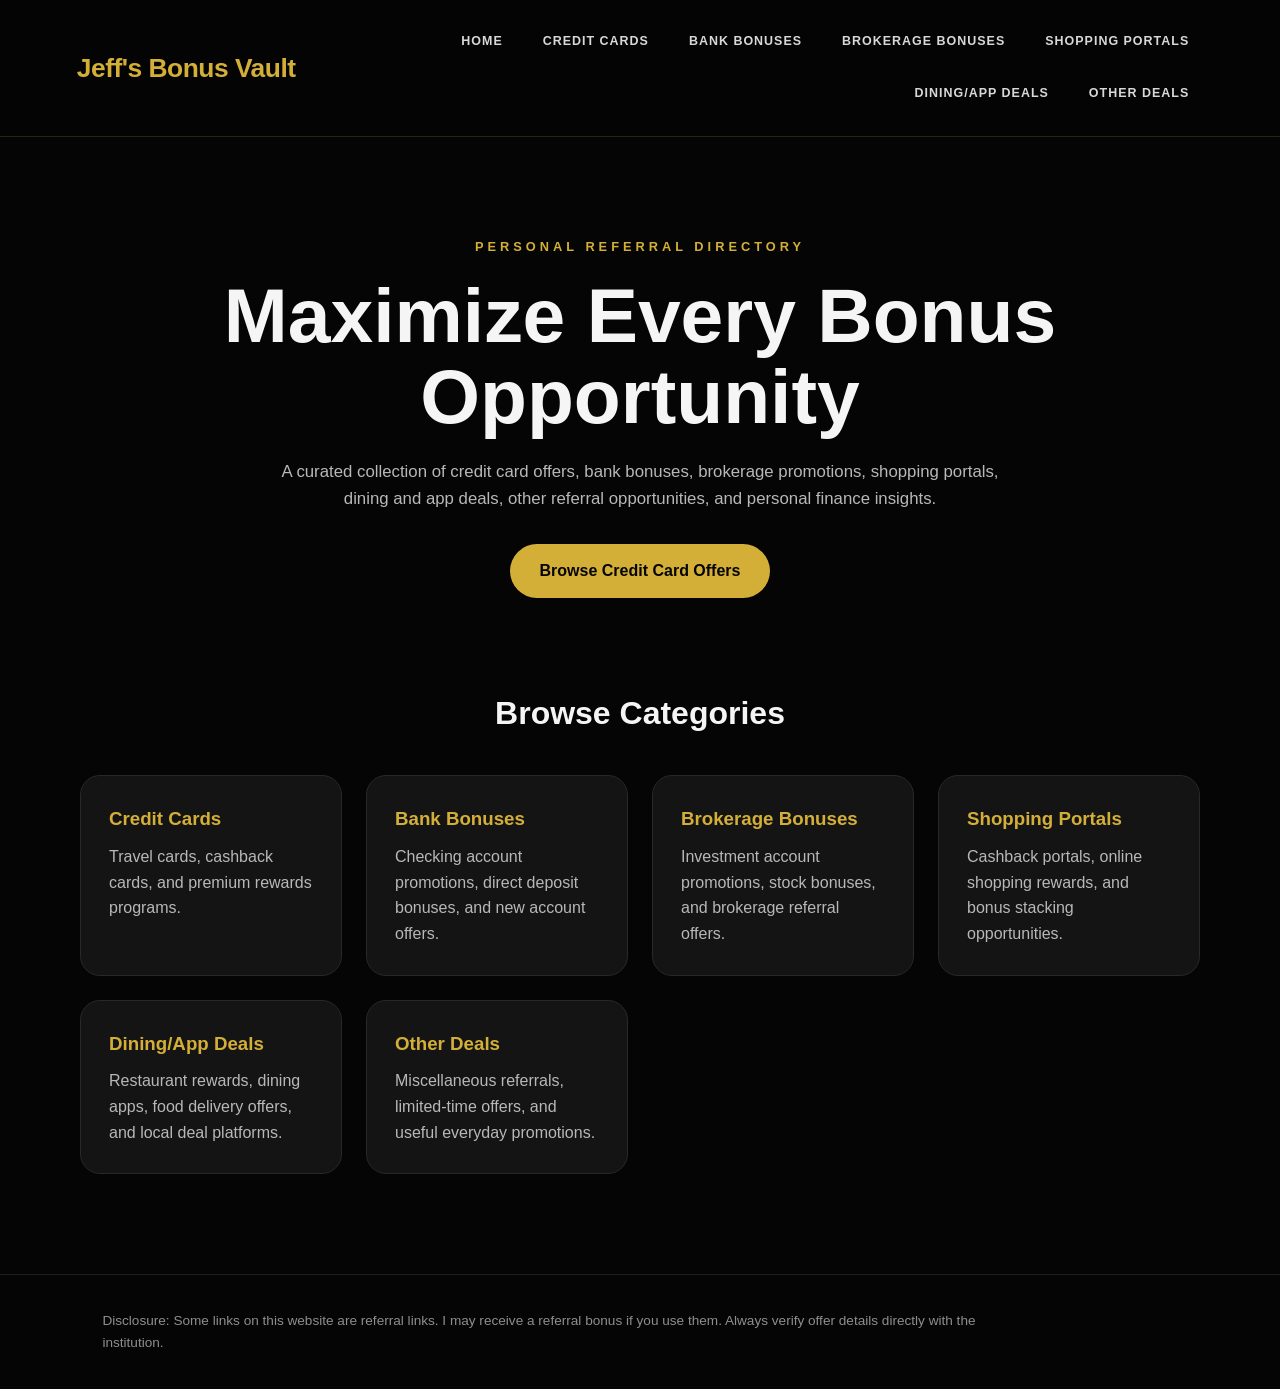
<file: index.html>
<!DOCTYPE html>
<html lang="en">
<head>
    <meta charset="UTF-8">
    <meta name="viewport" content="width=device-width, initial-scale=1.0">
    <title>Jeff's Bonus Vault</title>
    <link rel="stylesheet" href="style.css">
</head>
<body>

    <header>
        <div class="logo">
            Jeff's Bonus Vault
        </div>

        <nav>
            <a href="index.html">Home</a>
            <a href="credit-cards.html">Credit Cards</a>
            <a href="bank-bonuses.html">Bank Bonuses</a>
            <a href="brokerage-bonuses.html">Brokerage Bonuses</a>
            <a href="shopping-portals.html">Shopping Portals</a>
            <a href="dining-app-deals.html">Dining/App Deals</a>
            <a href="other-deals.html">Other Deals</a>
        </nav>
    </header>

    <section class="hero">

        <p class="eyebrow">
            PERSONAL REFERRAL DIRECTORY
        </p>

        <h1>
            Maximize Every Bonus Opportunity
        </h1>

        <p class="description">
            A curated collection of credit card offers, bank bonuses,
            brokerage promotions, shopping portals, dining and app deals,
            other referral opportunities, and personal finance insights.
        </p>

        <a href="credit-cards.html" class="btn">
            Browse Credit Card Offers
        </a>

    </section>

    <section class="categories">

        <h2>Browse Categories</h2>

        <div class="grid">

            <a href="credit-cards.html" class="card">
                <h3>Credit Cards</h3>
                <p>Travel cards, cashback cards, and premium rewards programs.</p>
            </a>

            <a href="bank-bonuses.html" class="card">
                <h3>Bank Bonuses</h3>
                <p>Checking account promotions, direct deposit bonuses, and new account offers.</p>
            </a>

            <a href="brokerage-bonuses.html" class="card">
                <h3>Brokerage Bonuses</h3>
                <p>Investment account promotions, stock bonuses, and brokerage referral offers.</p>
            </a>

            <a href="shopping-portals.html" class="card">
                <h3>Shopping Portals</h3>
                <p>Cashback portals, online shopping rewards, and bonus stacking opportunities.</p>
            </a>

            <a href="dining-app-deals.html" class="card">
                <h3>Dining/App Deals</h3>
                <p>Restaurant rewards, dining apps, food delivery offers, and local deal platforms.</p>
            </a>

            <a href="other-deals.html" class="card">
                <h3>Other Deals</h3>
                <p>Miscellaneous referrals, limited-time offers, and useful everyday promotions.</p>
            </a>

        </div>

    </section>

    <footer>
        <p>
            Disclosure: Some links on this website are referral links.
            I may receive a referral bonus if you use them.
            Always verify offer details directly with the institution.
        </p>
    </footer>

</body>
</html>
</file>
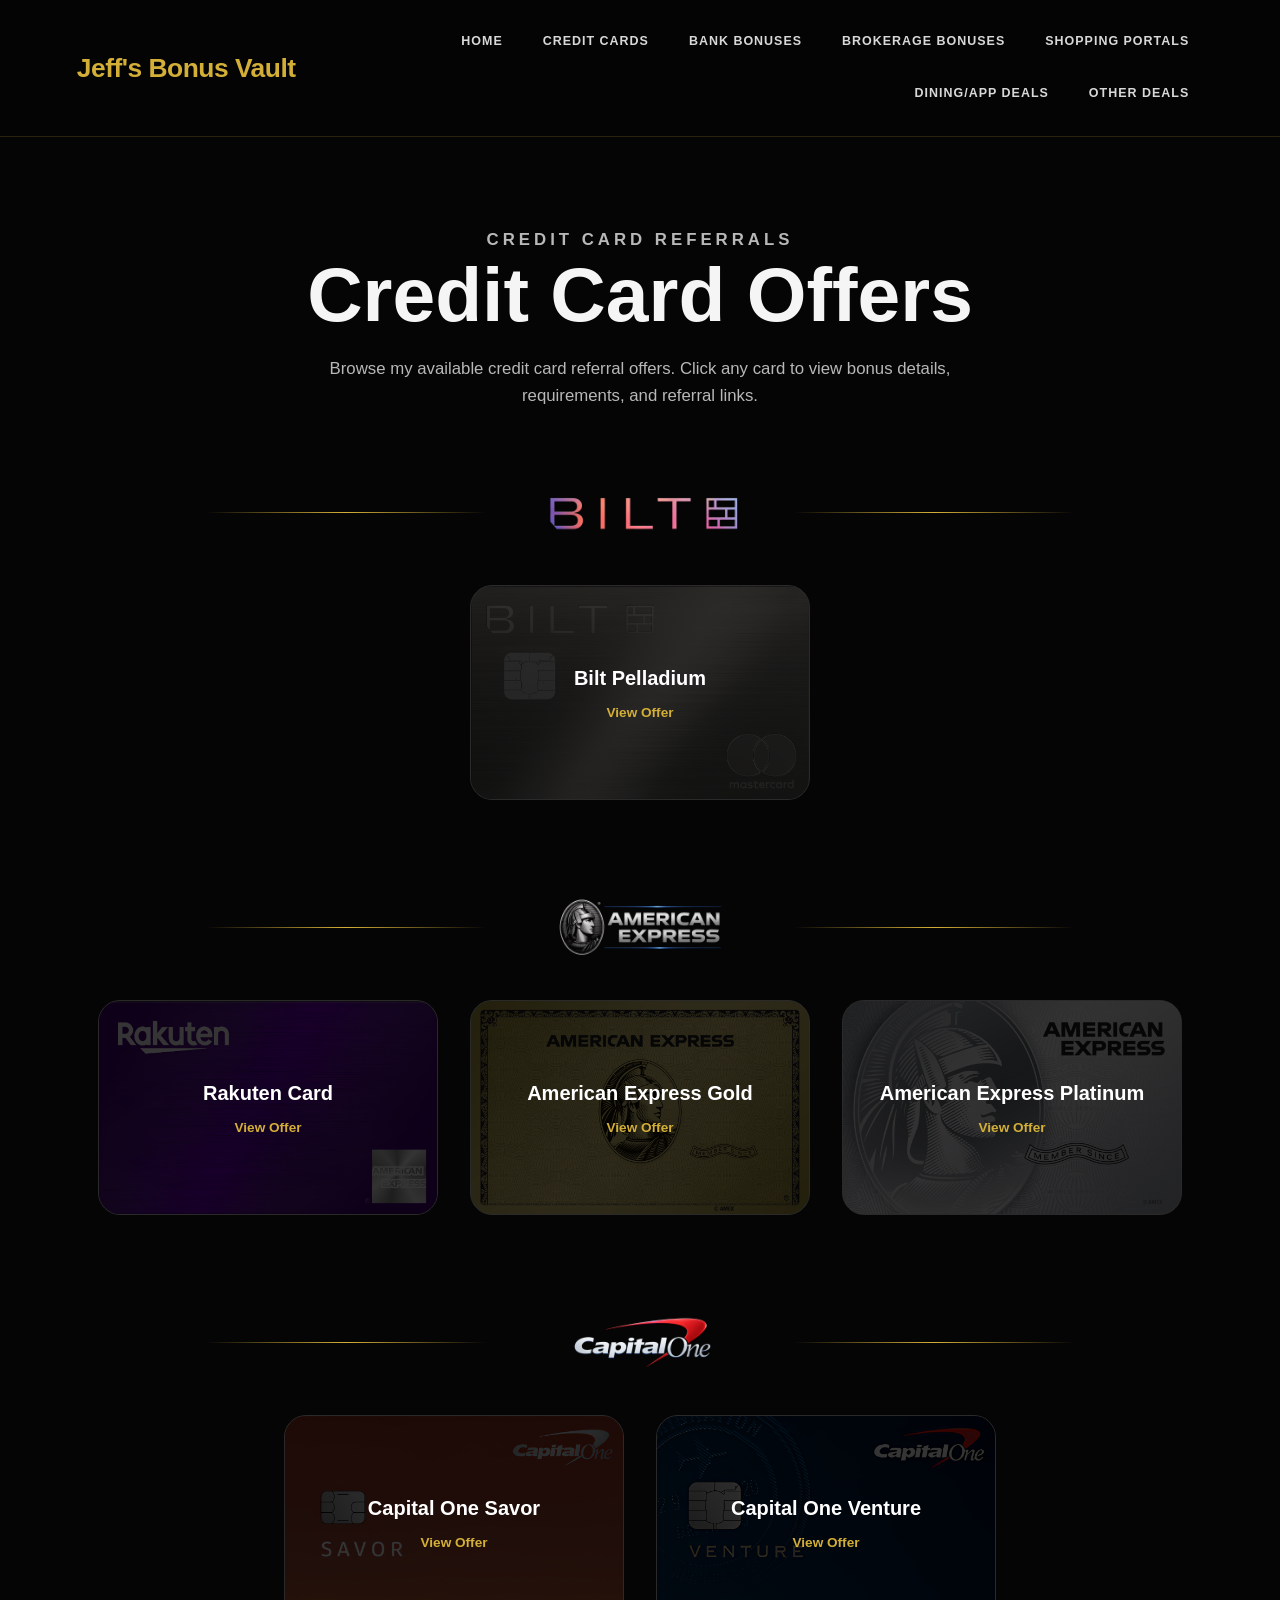
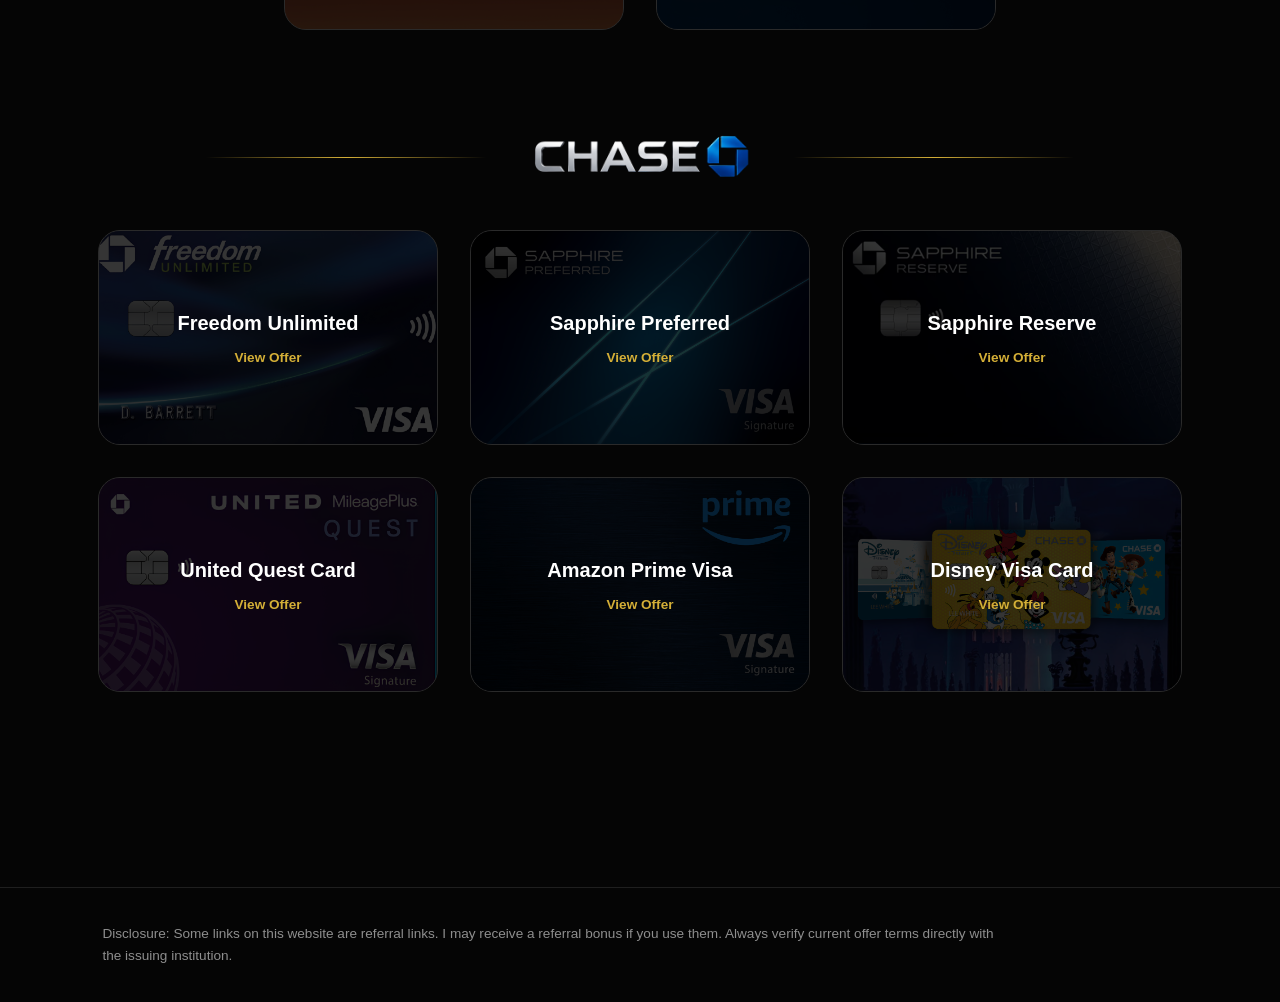
<file: credit-cards.html>
<!DOCTYPE html>
<html lang="en">
<head>
    <meta charset="UTF-8">
    <meta name="viewport" content="width=device-width, initial-scale=1.0">
    <title>Credit Cards | Jeff's Bonus Vault</title>
    <link rel="stylesheet" href="style.css">
</head>
<body>

<header>
    <div class="logo">Jeff's Bonus Vault</div>

    <nav>
        <a href="index.html">Home</a>
        <a href="credit-cards.html">Credit Cards</a>
        <a href="bank-bonuses.html">Bank Bonuses</a>
        <a href="brokerage-bonuses.html">Brokerage Bonuses</a>
        <a href="shopping-portals.html">Shopping Portals</a>
        <a href="dining-app-deals.html">Dining/App Deals</a>
        <a href="other-deals.html">Other Deals</a>
    </nav>
</header>

<main class="cc-page">

    <section class="cc-hero">
        <p class="eyebrow">CREDIT CARD REFERRALS</p>
        <h1>Credit Card Offers</h1>
        <p>
            Browse my available credit card referral offers. Click any card to view bonus details,
            requirements, and referral links.
        </p>
    </section>

    <section class="issuer-group">
        <div class="issuer-header">
            <img class="issuer-logo" src="assets/issuers/bilt-logo.png" alt="Bilt">
        </div>

        <div class="cc-grid">
            <a href="offers/bilt-pelladium.html" class="cc-tile">
                <img src="assets/cards/bilt-pelladium.png" alt="Bilt Pelladium">
                <div class="cc-overlay">
                    <h3>Bilt Pelladium</h3>
                    <span>View Offer</span>
                </div>
            </a>
        </div>
    </section>

    <section class="issuer-group">
        <div class="issuer-header">
            <img class="issuer-logo" src="assets/issuers/american-express-logo.png" alt="American Express">
        </div>

        <div class="cc-grid">
            <a href="offers/amex-rakuten.html" class="cc-tile">
                <img src="assets/cards/amex-rakuten.png" alt="Rakuten American Express">
                <div class="cc-overlay">
                    <h3>Rakuten Card</h3>
                    <span>View Offer</span>
                </div>
            </a>

            <a href="offers/amex-gold.html" class="cc-tile">
                <img src="assets/cards/amex-gold.png" alt="American Express Gold">
                <div class="cc-overlay">
                    <h3>American Express Gold</h3>
                    <span>View Offer</span>
                </div>
            </a>

            <a href="offers/amex-platinum.html" class="cc-tile">
                <img src="assets/cards/amex-platinum.png" alt="American Express Platinum">
                <div class="cc-overlay">
                    <h3>American Express Platinum</h3>
                    <span>View Offer</span>
                </div>
            </a>
        </div>
    </section>

    <section class="issuer-group">
        <div class="issuer-header">
            <img class="issuer-logo" src="assets/issuers/capital-one-logo.png" alt="Capital One">
        </div>

        <div class="cc-grid">
            <a href="offers/capital-one-savor.html" class="cc-tile">
                <img src="assets/cards/capital-one-savor.png" alt="Capital One Savor">
                <div class="cc-overlay">
                    <h3>Capital One Savor</h3>
                    <span>View Offer</span>
                </div>
            </a>

            <a href="offers/capital-one-venture.html" class="cc-tile">
                <img src="assets/cards/capital-one-venture.png" alt="Capital One Venture">
                <div class="cc-overlay">
                    <h3>Capital One Venture</h3>
                    <span>View Offer</span>
                </div>
            </a>
        </div>
    </section>

    <section class="issuer-group">
        <div class="issuer-header">
            <img class="issuer-logo" src="assets/issuers/chase-logo.png" alt="Chase">
        </div>

        <div class="cc-grid">
            <a href="offers/chase-freedom-unlimited.html" class="cc-tile">
                <img src="assets/cards/chase-freedom-unlimited.png" alt="Freedom Unlimited">
                <div class="cc-overlay">
                    <h3>Freedom Unlimited</h3>
                    <span>View Offer</span>
                </div>
            </a>

            <a href="offers/chase-sapphire-preferred.html" class="cc-tile">
                <img src="assets/cards/chase-sapphire-preferred.png" alt="Sapphire Preferred">
                <div class="cc-overlay">
                    <h3>Sapphire Preferred</h3>
                    <span>View Offer</span>
                </div>
            </a>

            <a href="offers/chase-sapphire-reserve.html" class="cc-tile">
                <img src="assets/cards/chase-sapphire-reserve.png" alt="Sapphire Reserve">
                <div class="cc-overlay">
                    <h3>Sapphire Reserve</h3>
                    <span>View Offer</span>
                </div>
            </a>

            <a href="offers/chase-united-quest.html" class="cc-tile">
                <img src="assets/cards/chase-united-quest.png" alt="United Quest Card">
                <div class="cc-overlay">
                    <h3>United Quest Card</h3>
                    <span>View Offer</span>
                </div>
            </a>

            <a href="offers/chase-amazon-prime-visa.html" class="cc-tile">
                <img src="assets/cards/chase-amazon-prime-visa.png" alt="Amazon Prime Visa">
                <div class="cc-overlay">
                    <h3>Amazon Prime Visa</h3>
                    <span>View Offer</span>
                </div>
            </a>

            <a href="offers/chase-disney-visa.html" class="cc-tile">
                <img src="assets/cards/chase-disney-visa.png" alt="Disney Visa Card">
                <div class="cc-overlay">
                    <h3>Disney Visa Card</h3>
                    <span>View Offer</span>
                </div>
            </a>
        </div>
    </section>

</main>

<footer>
    <p>
        Disclosure: Some links on this website are referral links. I may receive a referral bonus
        if you use them. Always verify current offer terms directly with the issuing institution.
    </p>
</footer>

</body>
</html>
</file>
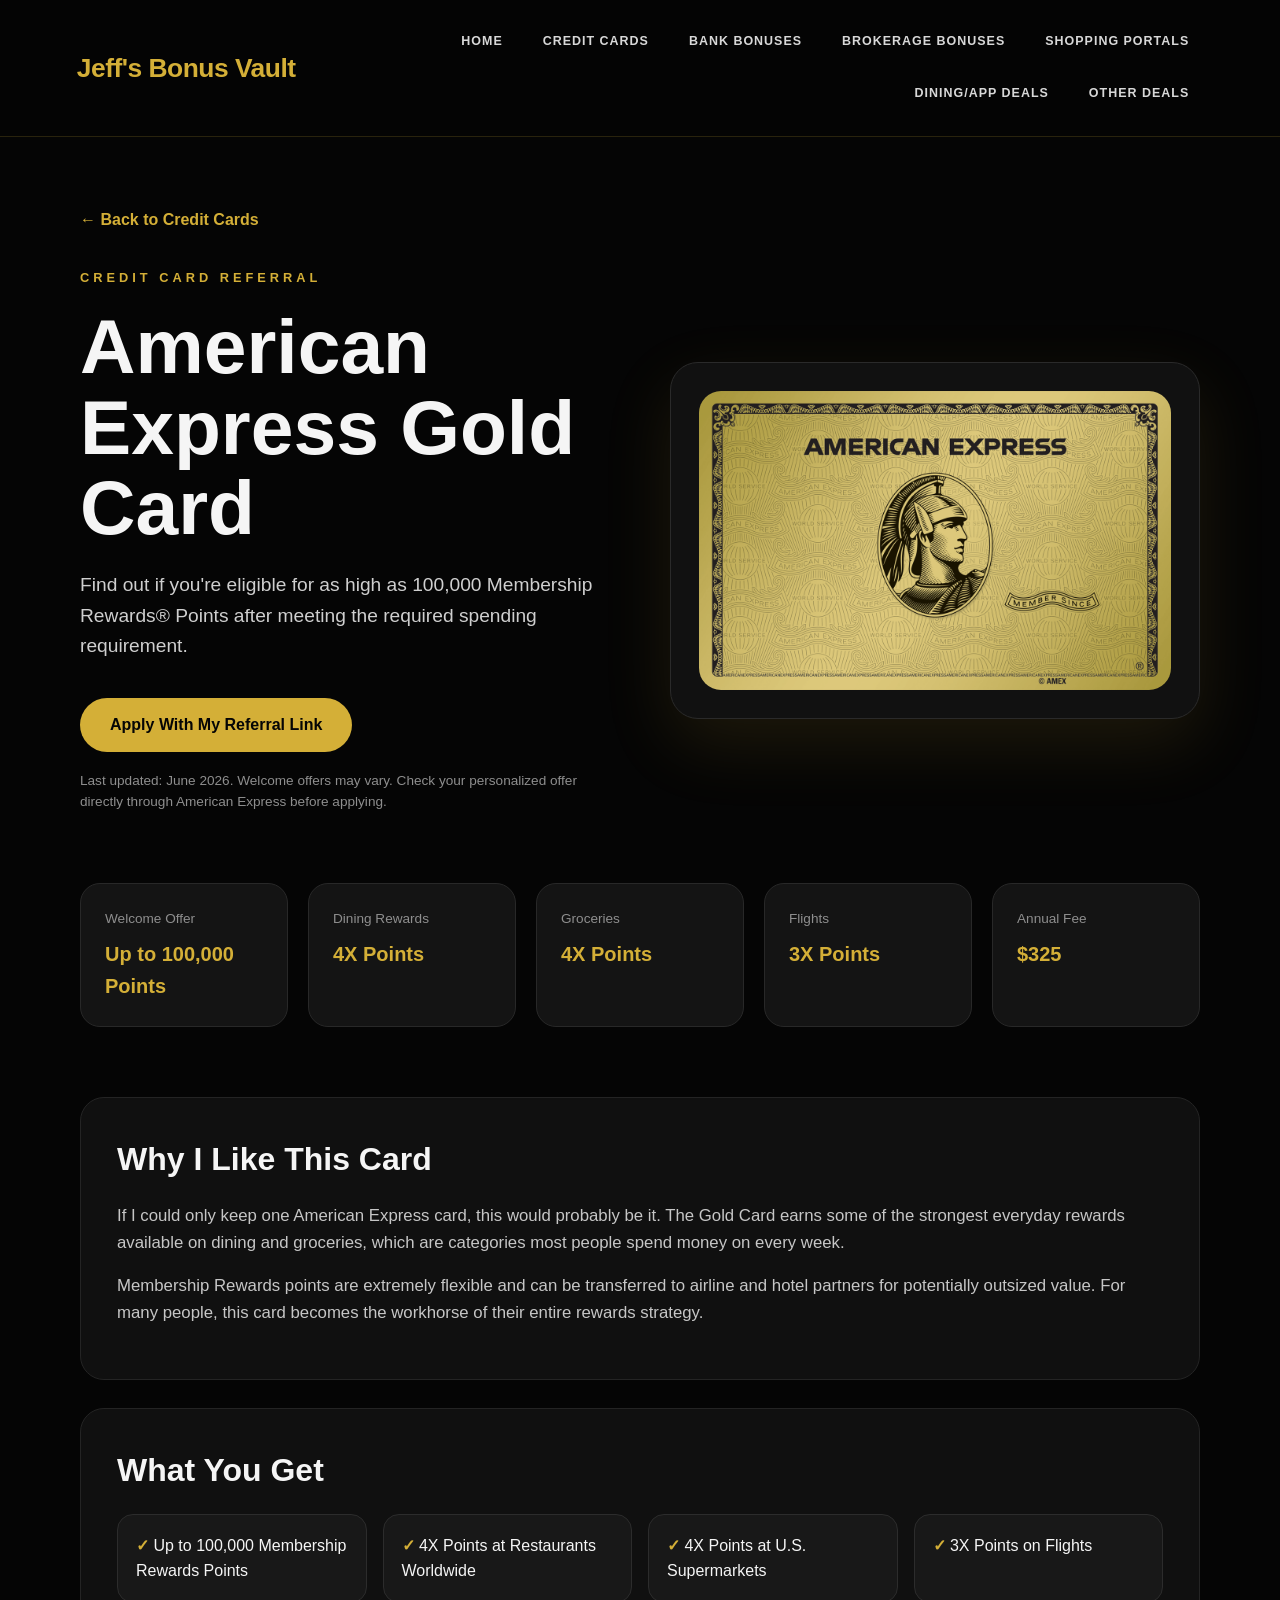
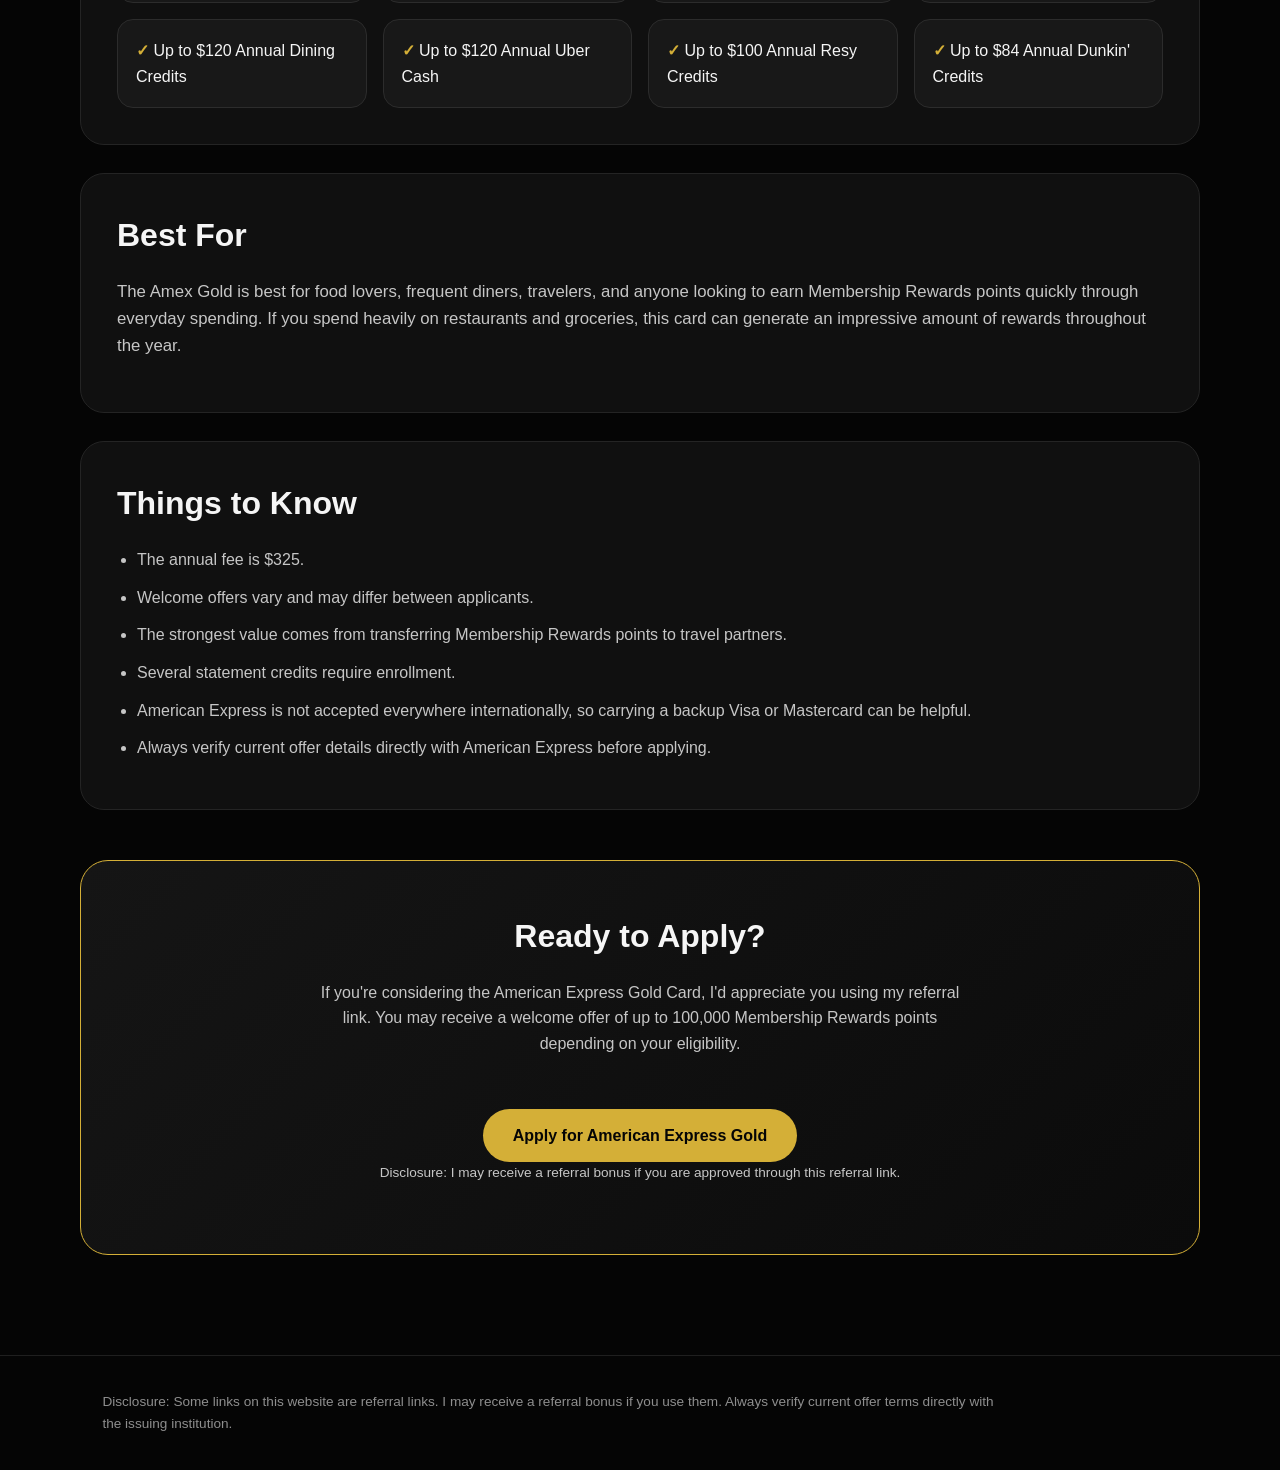
<file: offers/amex-gold.html>
<!DOCTYPE html>
<html lang="en">
<head>
    <meta charset="UTF-8">
    <meta name="viewport" content="width=device-width, initial-scale=1.0">
    <title>American Express Gold Card | Jeff's Bonus Vault</title>
    <link rel="stylesheet" href="../style.css?v=2">
</head>
<body>

<header>
    <div class="logo">Jeff's Bonus Vault</div>

    <nav>
        <a href="../index.html">Home</a>
        <a href="../credit-cards.html">Credit Cards</a>
        <a href="../bank-bonuses.html">Bank Bonuses</a>
        <a href="../brokerage-bonuses.html">Brokerage Bonuses</a>
        <a href="../shopping-portals.html">Shopping Portals</a>
        <a href="../dining-app-deals.html">Dining/App Deals</a>
        <a href="../other-deals.html">Other Deals</a>
    </nav>
</header>

<main class="offer-page">

    <a href="../credit-cards.html" class="back-link">
        ← Back to Credit Cards
    </a>

    <section class="offer-hero">
        <div class="offer-hero-text">
            <p class="eyebrow">CREDIT CARD REFERRAL</p>
            <h1>American Express Gold Card</h1>

            <p class="offer-subtitle">
                Find out if you're eligible for as high as 100,000 Membership Rewards® Points after meeting the required spending requirement.
            </p>

            <a class="btn" href="https://americanexpress.com/en-us/referral/gold-card?ref=JEFFRHveGW&xl=cp19" target="_blank" rel="noopener">
                Apply With My Referral Link
            </a>

            <p class="fine-print">
                Last updated: June 2026. Welcome offers may vary. Check your personalized offer directly through American Express before applying.
            </p>
        </div>

        <div class="offer-hero-image">
            <img src="../assets/cards/amex-gold.png" alt="American Express Gold Card">
        </div>
    </section>

    <section class="stats-grid">

        <div class="stat-card">
            <span>Welcome Offer</span>
            <strong>Up to 100,000 Points</strong>
        </div>

        <div class="stat-card">
            <span>Dining Rewards</span>
            <strong>4X Points</strong>
        </div>

        <div class="stat-card">
            <span>Groceries</span>
            <strong>4X Points</strong>
        </div>

        <div class="stat-card">
            <span>Flights</span>
            <strong>3X Points</strong>
        </div>

        <div class="stat-card">
            <span>Annual Fee</span>
            <strong>$325</strong>
        </div>

    </section>

    <section class="offer-section">

        <h2>Why I Like This Card</h2>

        <p>
            If I could only keep one American Express card, this would probably be it. The Gold Card earns some of the strongest everyday rewards available on dining and groceries, which are categories most people spend money on every week.
        </p>

        <p>
            Membership Rewards points are extremely flexible and can be transferred to airline and hotel partners for potentially outsized value. For many people, this card becomes the workhorse of their entire rewards strategy.
        </p>

    </section>

    <section class="offer-section">

        <h2>What You Get</h2>

        <div class="benefit-grid">
            <div>Up to 100,000 Membership Rewards Points</div>
            <div>4X Points at Restaurants Worldwide</div>
            <div>4X Points at U.S. Supermarkets</div>
            <div>3X Points on Flights</div>
            <div>Up to $120 Annual Dining Credits</div>
            <div>Up to $120 Annual Uber Cash</div>
            <div>Up to $100 Annual Resy Credits</div>
            <div>Up to $84 Annual Dunkin' Credits</div>
        </div>

    </section>

    <section class="offer-section">

        <h2>Best For</h2>

        <p>
            The Amex Gold is best for food lovers, frequent diners, travelers, and anyone looking to earn Membership Rewards points quickly through everyday spending. If you spend heavily on restaurants and groceries, this card can generate an impressive amount of rewards throughout the year.
        </p>

    </section>

    <section class="offer-section">

        <h2>Things to Know</h2>

        <ul class="offer-list">
            <li>The annual fee is $325.</li>
            <li>Welcome offers vary and may differ between applicants.</li>
            <li>The strongest value comes from transferring Membership Rewards points to travel partners.</li>
            <li>Several statement credits require enrollment.</li>
            <li>American Express is not accepted everywhere internationally, so carrying a backup Visa or Mastercard can be helpful.</li>
            <li>Always verify current offer details directly with American Express before applying.</li>
        </ul>

    </section>

    <section class="cta-box">

        <h2>Ready to Apply?</h2>

        <p>
            If you're considering the American Express Gold Card, I'd appreciate you using my referral link. You may receive a welcome offer of up to 100,000 Membership Rewards points depending on your eligibility.
        </p>

        <a class="btn" href="https://americanexpress.com/en-us/referral/gold-card?ref=JEFFRHveGW&xl=cp19" target="_blank" rel="noopener">
            Apply for American Express Gold
        </a>

        <p class="fine-print">
            Disclosure: I may receive a referral bonus if you are approved through this referral link.
        </p>

    </section>

</main>

<footer>
    <p>
        Disclosure: Some links on this website are referral links. I may receive a referral bonus
        if you use them. Always verify current offer terms directly with the issuing institution.
    </p>
</footer>

</body>
</html>
</file>
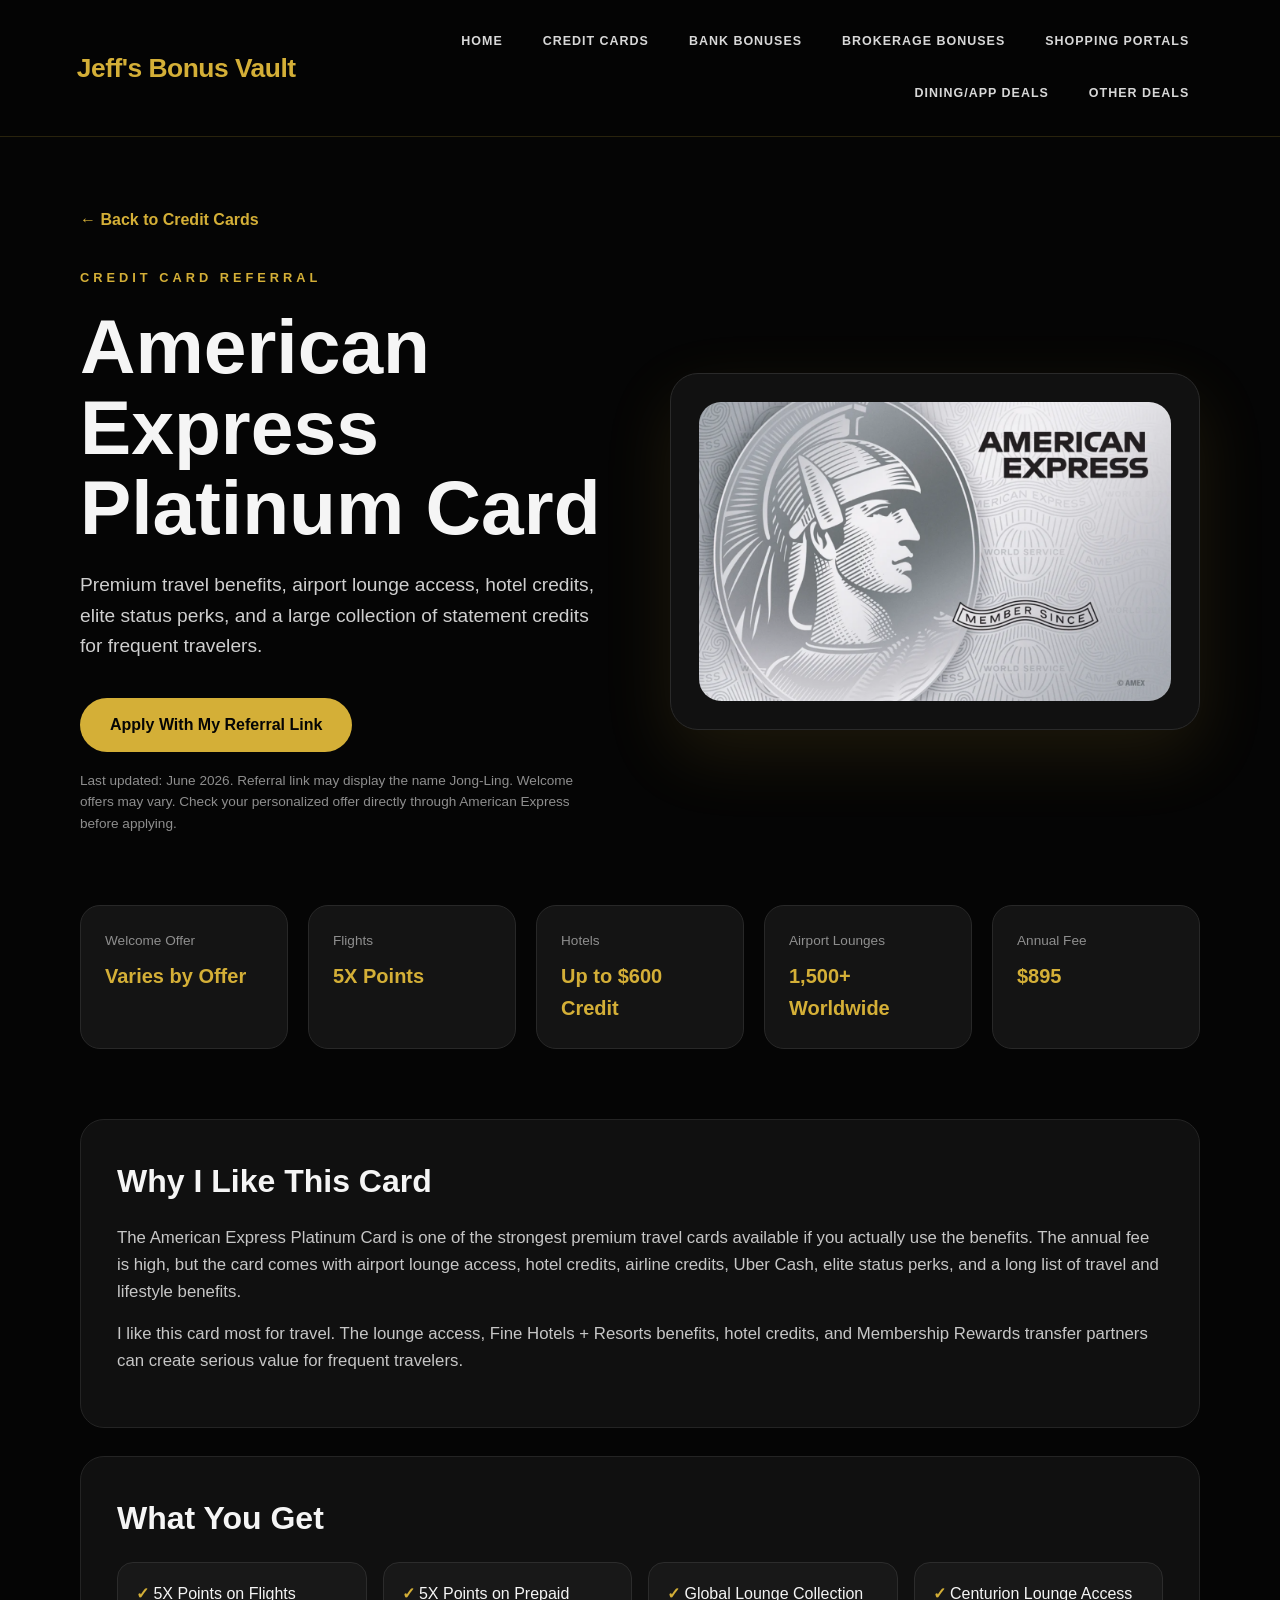
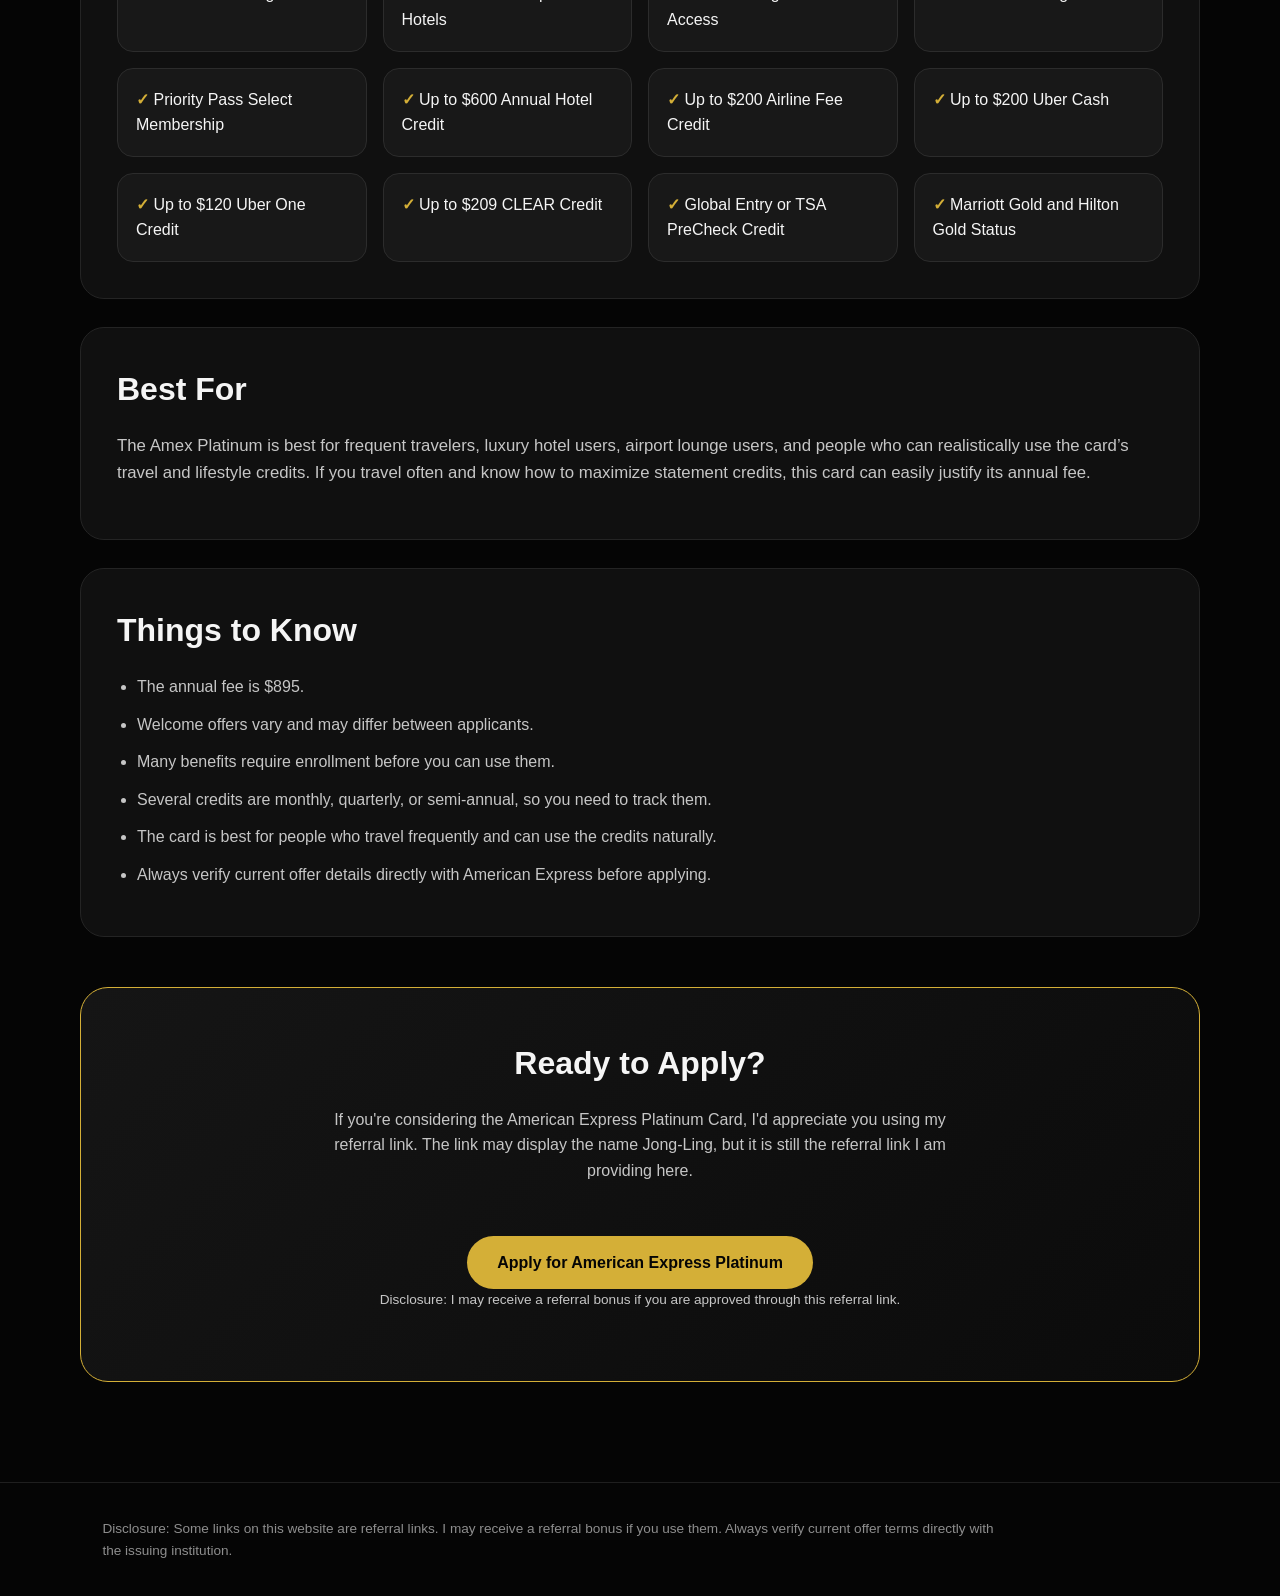
<file: offers/amex-platinum.html>
<!DOCTYPE html>
<html lang="en">
<head>
    <meta charset="UTF-8">
    <meta name="viewport" content="width=device-width, initial-scale=1.0">
    <title>American Express Platinum Card | Jeff's Bonus Vault</title>
    <link rel="stylesheet" href="../style.css?v=2">
</head>
<body>

<header>
    <div class="logo">Jeff's Bonus Vault</div>

    <nav>
        <a href="../index.html">Home</a>
        <a href="../credit-cards.html">Credit Cards</a>
        <a href="../bank-bonuses.html">Bank Bonuses</a>
        <a href="../brokerage-bonuses.html">Brokerage Bonuses</a>
        <a href="../shopping-portals.html">Shopping Portals</a>
        <a href="../dining-app-deals.html">Dining/App Deals</a>
        <a href="../other-deals.html">Other Deals</a>
    </nav>
</header>

<main class="offer-page">

    <a href="../credit-cards.html" class="back-link">
        ← Back to Credit Cards
    </a>

    <section class="offer-hero">
        <div class="offer-hero-text">
            <p class="eyebrow">CREDIT CARD REFERRAL</p>
            <h1>American Express Platinum Card</h1>

            <p class="offer-subtitle">
                Premium travel benefits, airport lounge access, hotel credits, elite status perks, and a large collection of statement credits for frequent travelers.
            </p>

            <a class="btn" href="https://americanexpress.com/en-us/referral/platinum-card?ref=JONGLTR8is&xl=cp19" target="_blank" rel="noopener">
                Apply With My Referral Link
            </a>

            <p class="fine-print">
                Last updated: June 2026. Referral link may display the name Jong-Ling. Welcome offers may vary. Check your personalized offer directly through American Express before applying.
            </p>
        </div>

        <div class="offer-hero-image">
            <img src="../assets/cards/amex-platinum.png" alt="American Express Platinum Card">
        </div>
    </section>

    <section class="stats-grid">

        <div class="stat-card">
            <span>Welcome Offer</span>
            <strong>Varies by Offer</strong>
        </div>

        <div class="stat-card">
            <span>Flights</span>
            <strong>5X Points</strong>
        </div>

        <div class="stat-card">
            <span>Hotels</span>
            <strong>Up to $600 Credit</strong>
        </div>

        <div class="stat-card">
            <span>Airport Lounges</span>
            <strong>1,500+ Worldwide</strong>
        </div>

        <div class="stat-card">
            <span>Annual Fee</span>
            <strong>$895</strong>
        </div>

    </section>

    <section class="offer-section">

        <h2>Why I Like This Card</h2>

        <p>
            The American Express Platinum Card is one of the strongest premium travel cards available if you actually use the benefits. The annual fee is high, but the card comes with airport lounge access, hotel credits, airline credits, Uber Cash, elite status perks, and a long list of travel and lifestyle benefits.
        </p>

        <p>
            I like this card most for travel. The lounge access, Fine Hotels + Resorts benefits, hotel credits, and Membership Rewards transfer partners can create serious value for frequent travelers.
        </p>

    </section>

    <section class="offer-section">

        <h2>What You Get</h2>

        <div class="benefit-grid">
            <div>5X Points on Flights</div>
            <div>5X Points on Prepaid Hotels</div>
            <div>Global Lounge Collection Access</div>
            <div>Centurion Lounge Access</div>
            <div>Priority Pass Select Membership</div>
            <div>Up to $600 Annual Hotel Credit</div>
            <div>Up to $200 Airline Fee Credit</div>
            <div>Up to $200 Uber Cash</div>
            <div>Up to $120 Uber One Credit</div>
            <div>Up to $209 CLEAR Credit</div>
            <div>Global Entry or TSA PreCheck Credit</div>
            <div>Marriott Gold and Hilton Gold Status</div>
        </div>

    </section>

    <section class="offer-section">

        <h2>Best For</h2>

        <p>
            The Amex Platinum is best for frequent travelers, luxury hotel users, airport lounge users, and people who can realistically use the card’s travel and lifestyle credits. If you travel often and know how to maximize statement credits, this card can easily justify its annual fee.
        </p>

    </section>

    <section class="offer-section">

        <h2>Things to Know</h2>

        <ul class="offer-list">
            <li>The annual fee is $895.</li>
            <li>Welcome offers vary and may differ between applicants.</li>
            <li>Many benefits require enrollment before you can use them.</li>
            <li>Several credits are monthly, quarterly, or semi-annual, so you need to track them.</li>
            <li>The card is best for people who travel frequently and can use the credits naturally.</li>
            <li>Always verify current offer details directly with American Express before applying.</li>
        </ul>

    </section>

    <section class="cta-box">

        <h2>Ready to Apply?</h2>

        <p>
            If you're considering the American Express Platinum Card, I'd appreciate you using my referral link. The link may display the name Jong-Ling, but it is still the referral link I am providing here.
        </p>

        <a class="btn" href="https://americanexpress.com/en-us/referral/platinum-card?ref=JONGLTR8is&xl=cp19" target="_blank" rel="noopener">
            Apply for American Express Platinum
        </a>

        <p class="fine-print">
            Disclosure: I may receive a referral bonus if you are approved through this referral link.
        </p>

    </section>

</main>

<footer>
    <p>
        Disclosure: Some links on this website are referral links. I may receive a referral bonus
        if you use them. Always verify current offer terms directly with the issuing institution.
    </p>
</footer>

</body>
</html>
</file>
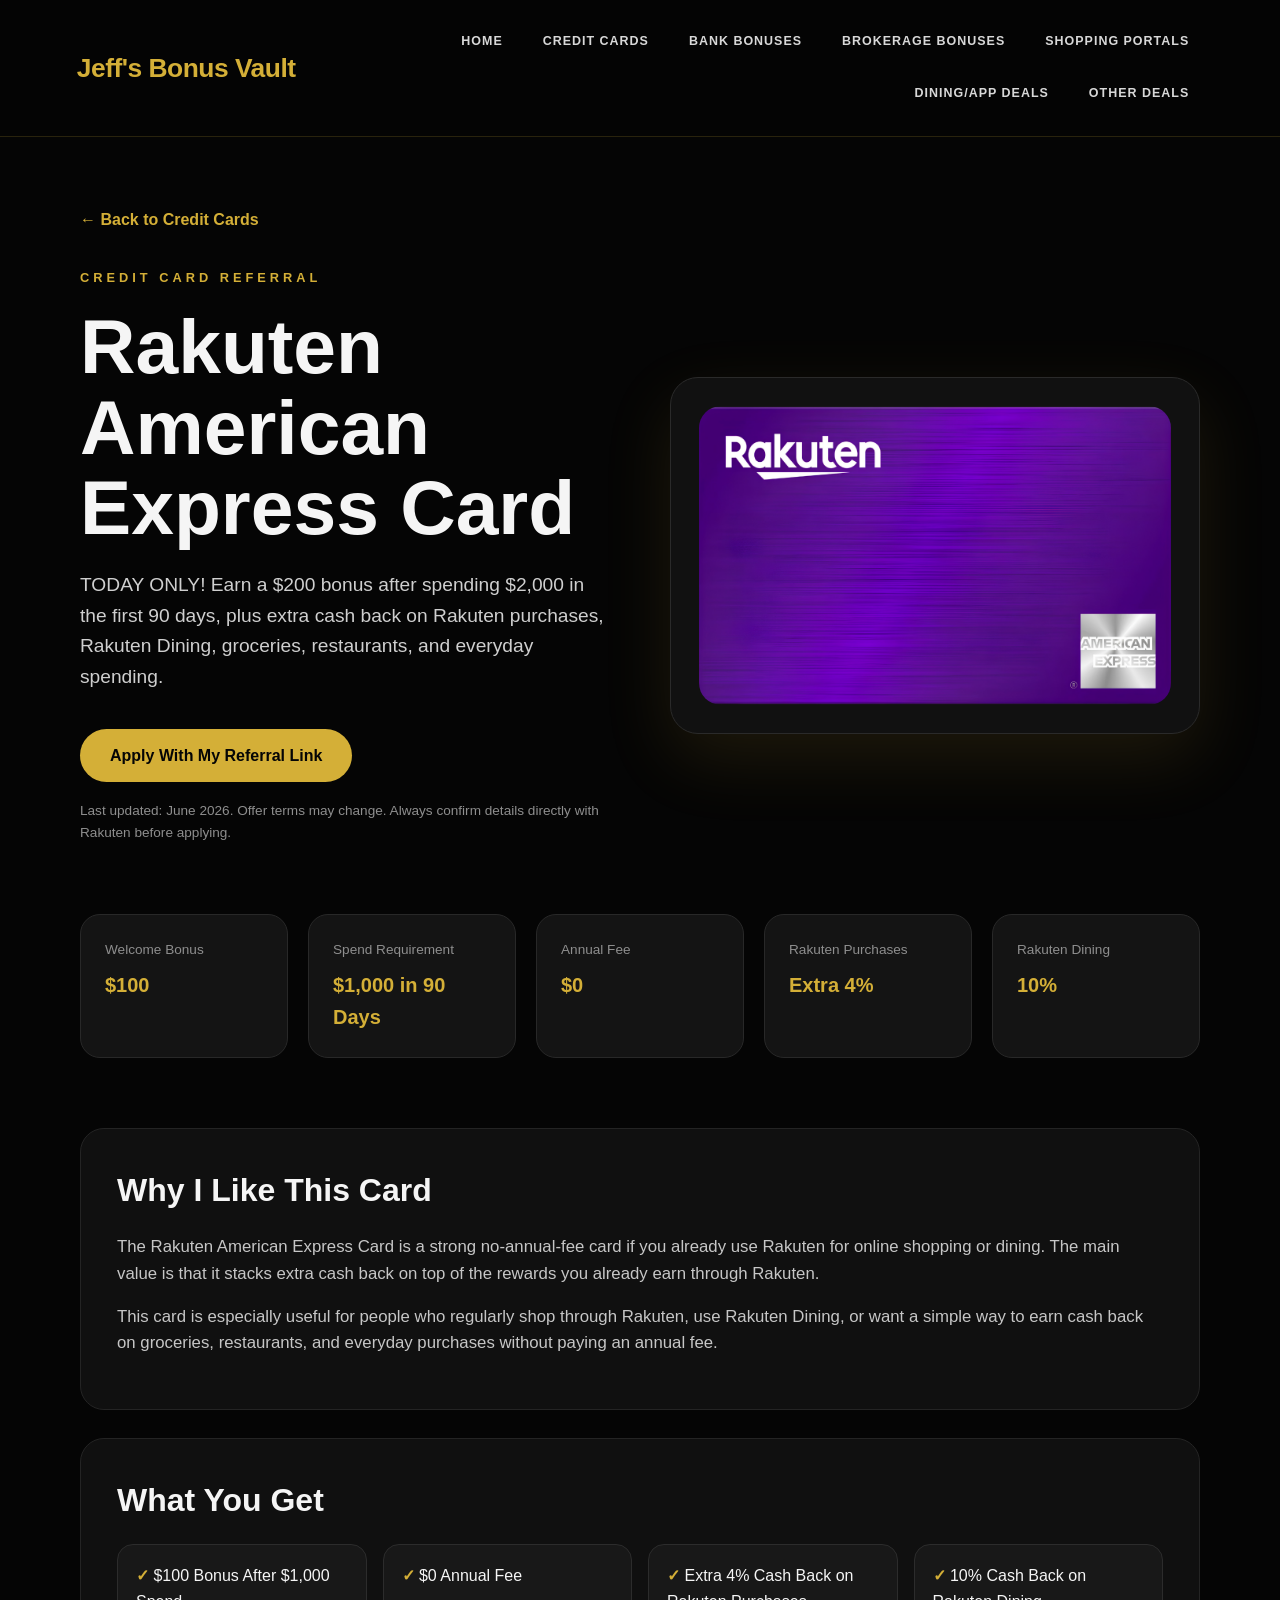
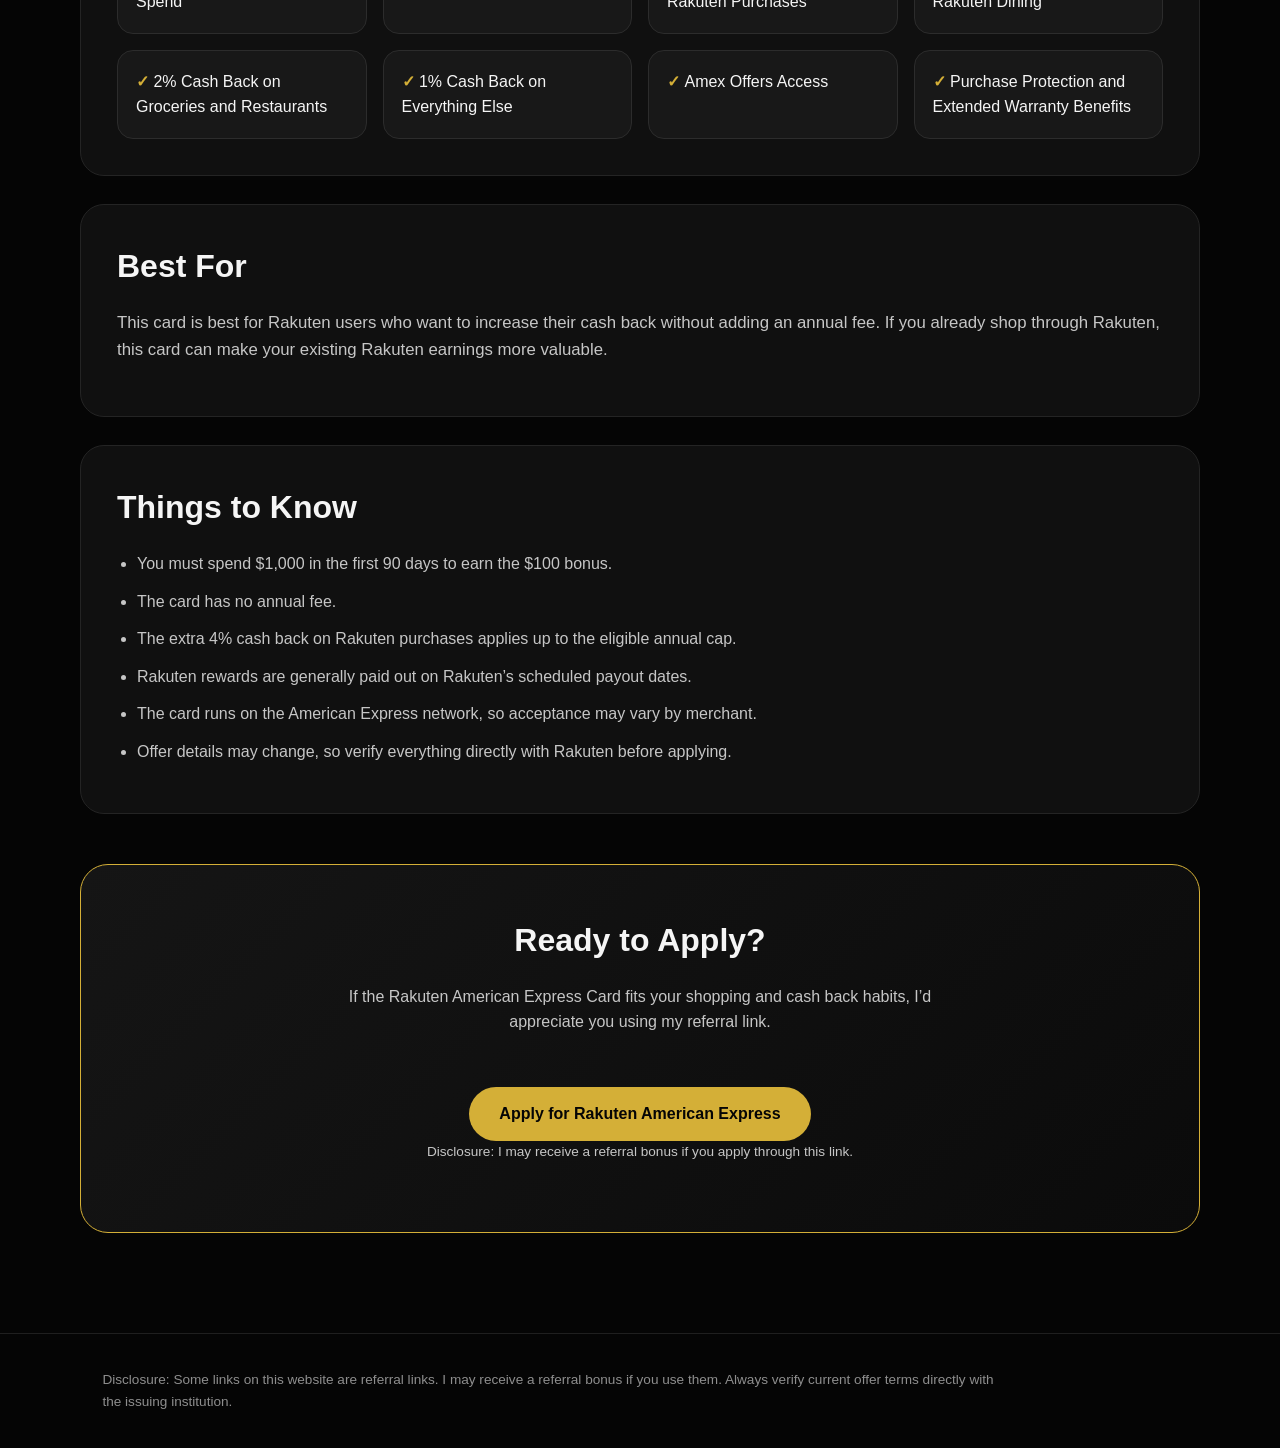
<file: offers/amex-rakuten.html>
<!DOCTYPE html>
<html lang="en">
<head>
    <meta charset="UTF-8">
    <meta name="viewport" content="width=device-width, initial-scale=1.0">
    <title>Rakuten American Express Card | Jeff's Bonus Vault</title>
    <link rel="stylesheet" href="../style.css?v=2">
</head>
<body>

<header>
    <div class="logo">Jeff's Bonus Vault</div>

    <nav>
        <a href="../index.html">Home</a>
        <a href="../credit-cards.html">Credit Cards</a>
        <a href="../bank-bonuses.html">Bank Bonuses</a>
        <a href="../brokerage-bonuses.html">Brokerage Bonuses</a>
        <a href="../shopping-portals.html">Shopping Portals</a>
        <a href="../dining-app-deals.html">Dining/App Deals</a>
        <a href="../other-deals.html">Other Deals</a>
    </nav>
</header>

<main class="offer-page">

    <a href="../credit-cards.html" class="back-link">
        ← Back to Credit Cards
    </a>

    <section class="offer-hero">
        <div class="offer-hero-text">
            <p class="eyebrow">CREDIT CARD REFERRAL</p>
            <h1>Rakuten American Express Card</h1>

            <p class="offer-subtitle">
                TODAY ONLY! Earn a $200 bonus after spending $2,000 in the first 90 days, plus extra cash back on Rakuten purchases, Rakuten Dining, groceries, restaurants, and everyday spending.
            </p>

            <a class="btn" href="https://r.imprint.co/1cUthg" target="_blank" rel="noopener">
                Apply With My Referral Link
            </a>

            <p class="fine-print">
                Last updated: June 2026. Offer terms may change. Always confirm details directly with Rakuten before applying.
            </p>
        </div>

        <div class="offer-hero-image">
            <img src="../assets/cards/amex-rakuten.png" alt="Rakuten American Express Card">
        </div>
    </section>

    <section class="stats-grid">
        <div class="stat-card">
            <span>Welcome Bonus</span>
            <strong>$100</strong>
        </div>

        <div class="stat-card">
            <span>Spend Requirement</span>
            <strong>$1,000 in 90 Days</strong>
        </div>

        <div class="stat-card">
            <span>Annual Fee</span>
            <strong>$0</strong>
        </div>

        <div class="stat-card">
            <span>Rakuten Purchases</span>
            <strong>Extra 4%</strong>
        </div>

        <div class="stat-card">
            <span>Rakuten Dining</span>
            <strong>10%</strong>
        </div>
    </section>

    <section class="offer-section">
        <h2>Why I Like This Card</h2>

        <p>
            The Rakuten American Express Card is a strong no-annual-fee card if you already use Rakuten for online shopping or dining. The main value is that it stacks extra cash back on top of the rewards you already earn through Rakuten.
        </p>

        <p>
            This card is especially useful for people who regularly shop through Rakuten, use Rakuten Dining, or want a simple way to earn cash back on groceries, restaurants, and everyday purchases without paying an annual fee.
        </p>
    </section>

    <section class="offer-section">
        <h2>What You Get</h2>

        <div class="benefit-grid">
            <div>$100 Bonus After $1,000 Spend</div>
            <div>$0 Annual Fee</div>
            <div>Extra 4% Cash Back on Rakuten Purchases</div>
            <div>10% Cash Back on Rakuten Dining</div>
            <div>2% Cash Back on Groceries and Restaurants</div>
            <div>1% Cash Back on Everything Else</div>
            <div>Amex Offers Access</div>
            <div>Purchase Protection and Extended Warranty Benefits</div>
        </div>
    </section>

    <section class="offer-section">
        <h2>Best For</h2>

        <p>
            This card is best for Rakuten users who want to increase their cash back without adding an annual fee. If you already shop through Rakuten, this card can make your existing Rakuten earnings more valuable.
        </p>
    </section>

    <section class="offer-section">
        <h2>Things to Know</h2>

        <ul class="offer-list">
            <li>You must spend $1,000 in the first 90 days to earn the $100 bonus.</li>
            <li>The card has no annual fee.</li>
            <li>The extra 4% cash back on Rakuten purchases applies up to the eligible annual cap.</li>
            <li>Rakuten rewards are generally paid out on Rakuten’s scheduled payout dates.</li>
            <li>The card runs on the American Express network, so acceptance may vary by merchant.</li>
            <li>Offer details may change, so verify everything directly with Rakuten before applying.</li>
        </ul>
    </section>

    <section class="cta-box">
        <h2>Ready to Apply?</h2>

        <p>
            If the Rakuten American Express Card fits your shopping and cash back habits, I’d appreciate you using my referral link.
        </p>

        <a class="btn" href="https://r.imprint.co/1cUthg" target="_blank" rel="noopener">
            Apply for Rakuten American Express
        </a>

        <p class="fine-print">
            Disclosure: I may receive a referral bonus if you apply through this link.
        </p>
    </section>

</main>

<footer>
    <p>
        Disclosure: Some links on this website are referral links. I may receive a referral bonus
        if you use them. Always verify current offer terms directly with the issuing institution.
    </p>
</footer>

</body>
</html>
</file>
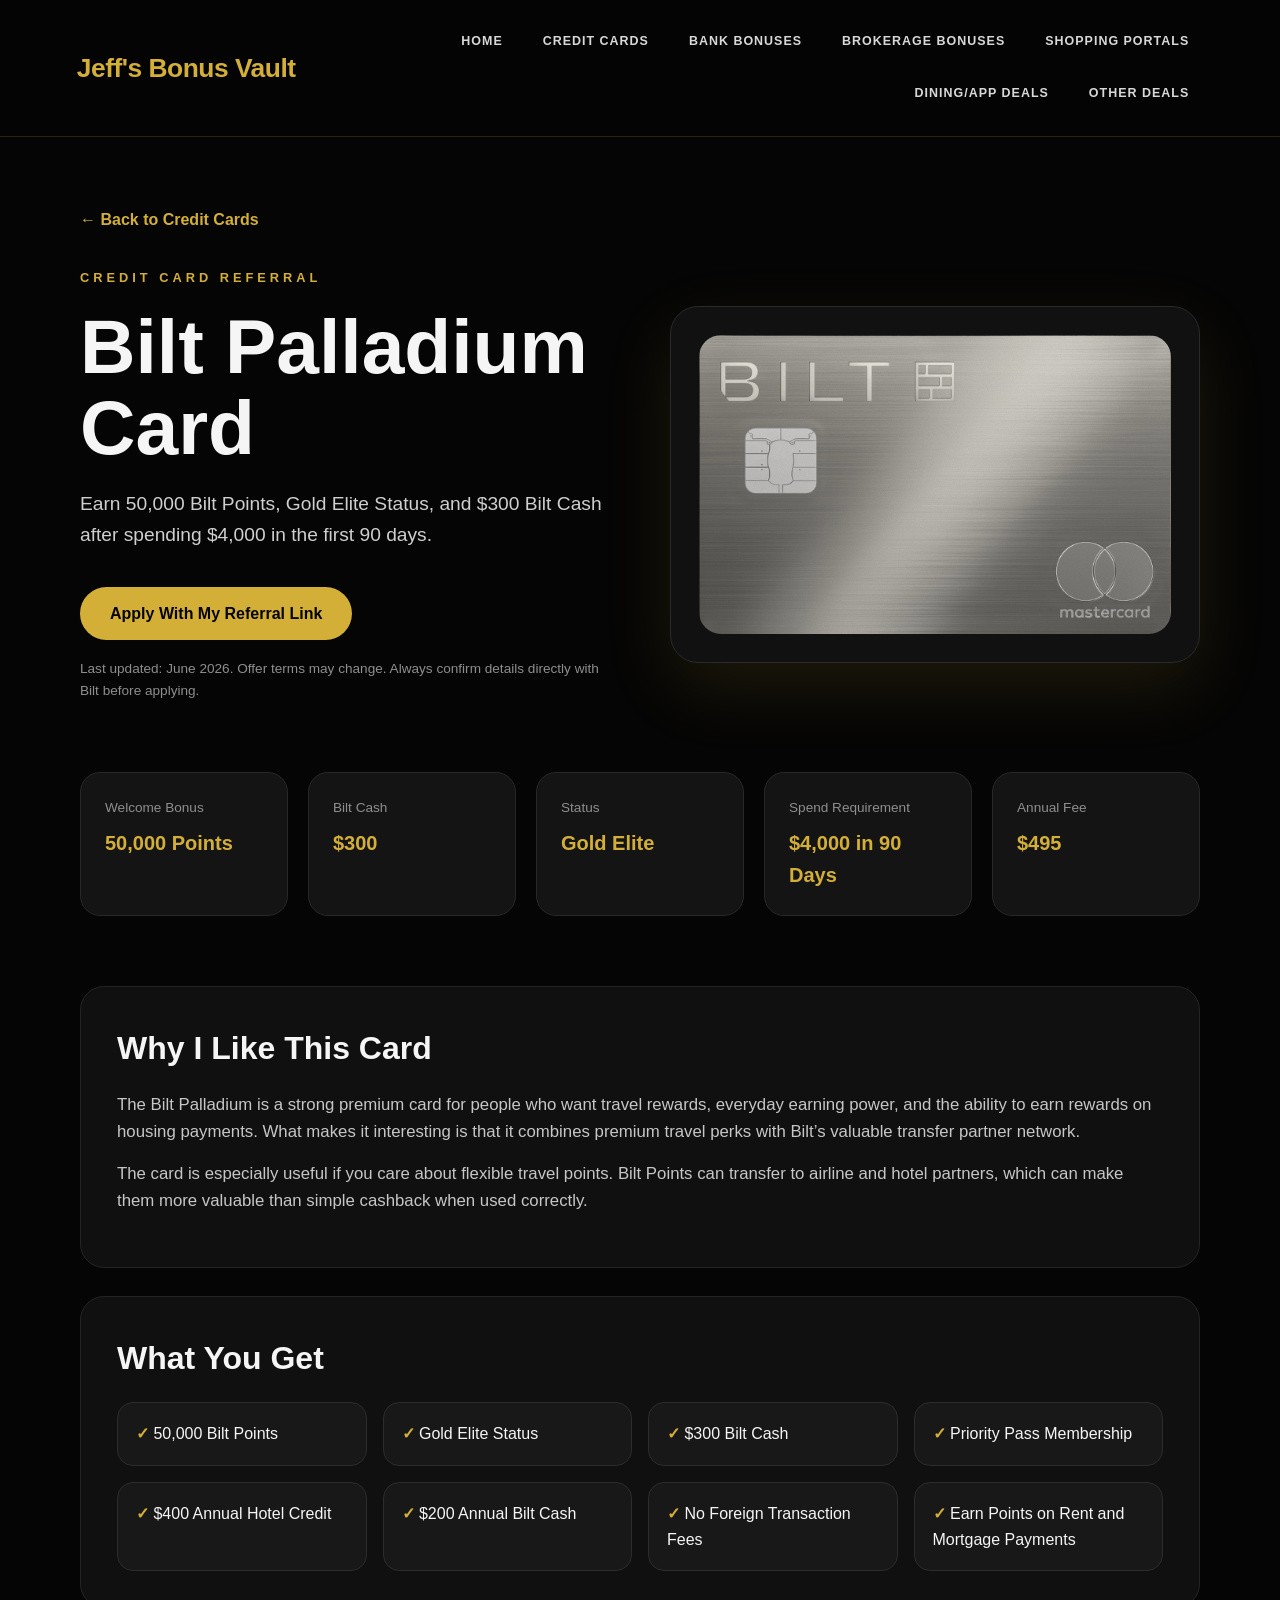
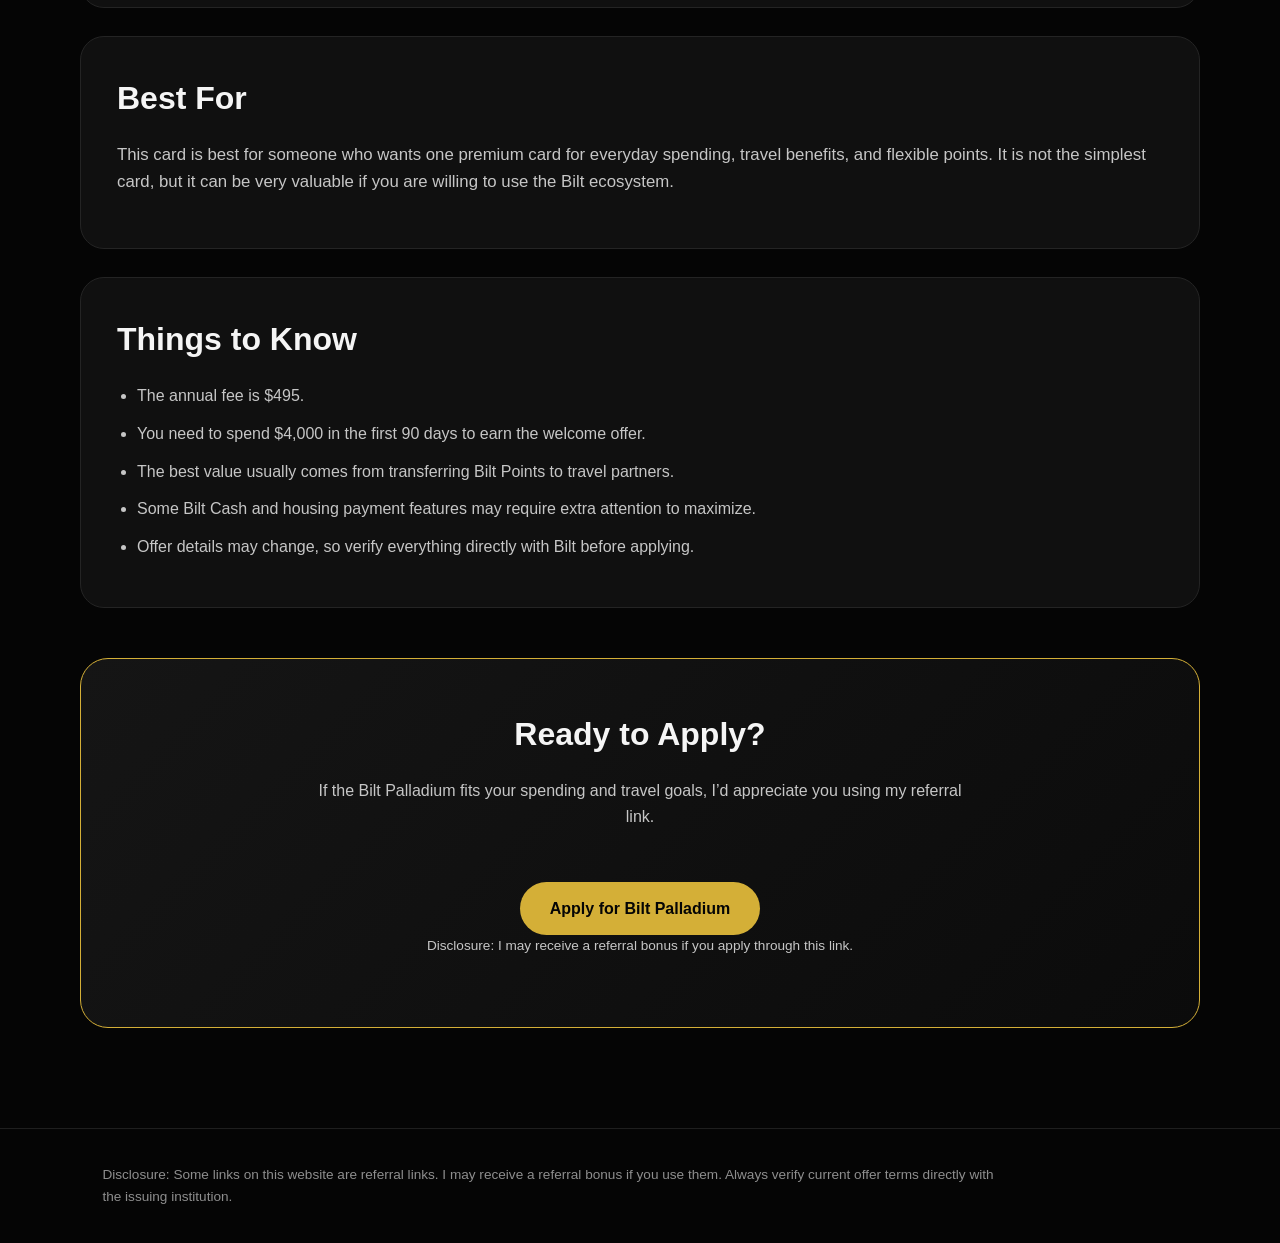
<file: offers/bilt-pelladium.html>
<!DOCTYPE html>
<html lang="en">
<head>
    <meta charset="UTF-8">
    <meta name="viewport" content="width=device-width, initial-scale=1.0">
    <title>Bilt Palladium Card | Jeff's Bonus Vault</title>
    <link rel="stylesheet" href="../style.css?v=2">
</head>
<body>

<header>
    <div class="logo">Jeff's Bonus Vault</div>

    <nav>
        <a href="../index.html">Home</a>
        <a href="../credit-cards.html">Credit Cards</a>
        <a href="../bank-bonuses.html">Bank Bonuses</a>
        <a href="../brokerage-bonuses.html">Brokerage Bonuses</a>
        <a href="../shopping-portals.html">Shopping Portals</a>
        <a href="../dining-app-deals.html">Dining/App Deals</a>
        <a href="../other-deals.html">Other Deals</a>
    </nav>
</header>

<main class="offer-page">

    <a href="../credit-cards.html" class="back-link">
    ← Back to Credit Cards
    </a>
    
    <section class="offer-hero">
        <div class="offer-hero-text">
            <p class="eyebrow">CREDIT CARD REFERRAL</p>
            <h1>Bilt Palladium Card</h1>

            <p class="offer-subtitle">
                Earn 50,000 Bilt Points, Gold Elite Status, and $300 Bilt Cash
                after spending $4,000 in the first 90 days.
            </p>

            <a class="btn" href="https://www.bilt.com/card?invite=F537HAT7" target="_blank" rel="noopener">
                Apply With My Referral Link
            </a>

            <p class="fine-print">
                Last updated: June 2026. Offer terms may change. Always confirm details directly with Bilt before applying.
            </p>
        </div>

        <div class="offer-hero-image">
            <img src="../assets/cards/bilt-pelladium.png" alt="Bilt Palladium Card">
        </div>
    </section>

    <section class="stats-grid">
        <div class="stat-card">
            <span>Welcome Bonus</span>
            <strong>50,000 Points</strong>
        </div>

        <div class="stat-card">
            <span>Bilt Cash</span>
            <strong>$300</strong>
        </div>

        <div class="stat-card">
            <span>Status</span>
            <strong>Gold Elite</strong>
        </div>

        <div class="stat-card">
            <span>Spend Requirement</span>
            <strong>$4,000 in 90 Days</strong>
        </div>

        <div class="stat-card">
            <span>Annual Fee</span>
            <strong>$495</strong>
        </div>
    </section>

    <section class="offer-section">
        <h2>Why I Like This Card</h2>

        <p>
            The Bilt Palladium is a strong premium card for people who want travel rewards,
            everyday earning power, and the ability to earn rewards on housing payments.
            What makes it interesting is that it combines premium travel perks with Bilt’s
            valuable transfer partner network.
        </p>

        <p>
            The card is especially useful if you care about flexible travel points. Bilt Points
            can transfer to airline and hotel partners, which can make them more valuable than
            simple cashback when used correctly.
        </p>
    </section>

    <section class="offer-section">
        <h2>What You Get</h2>

        <div class="benefit-grid">
            <div>50,000 Bilt Points</div>
            <div>Gold Elite Status</div>
            <div>$300 Bilt Cash</div>
            <div>Priority Pass Membership</div>
            <div>$400 Annual Hotel Credit</div>
            <div>$200 Annual Bilt Cash</div>
            <div>No Foreign Transaction Fees</div>
            <div>Earn Points on Rent and Mortgage Payments</div>
        </div>
    </section>

    <section class="offer-section">
        <h2>Best For</h2>

        <p>
            This card is best for someone who wants one premium card for everyday spending,
            travel benefits, and flexible points. It is not the simplest card, but it can be
            very valuable if you are willing to use the Bilt ecosystem.
        </p>
    </section>

    <section class="offer-section">
        <h2>Things to Know</h2>

        <ul class="offer-list">
            <li>The annual fee is $495.</li>
            <li>You need to spend $4,000 in the first 90 days to earn the welcome offer.</li>
            <li>The best value usually comes from transferring Bilt Points to travel partners.</li>
            <li>Some Bilt Cash and housing payment features may require extra attention to maximize.</li>
            <li>Offer details may change, so verify everything directly with Bilt before applying.</li>
        </ul>
    </section>

    <section class="cta-box">
        <h2>Ready to Apply?</h2>

        <p>
            If the Bilt Palladium fits your spending and travel goals, I’d appreciate you using my referral link.
        </p>

        <a class="btn" href="https://www.bilt.com/card?invite=F537HAT7" target="_blank" rel="noopener">
            Apply for Bilt Palladium
        </a>

        <p class="fine-print">
            Disclosure: I may receive a referral bonus if you apply through this link.
        </p>
    </section>

</main>

<footer>
    <p>
        Disclosure: Some links on this website are referral links. I may receive a referral bonus
        if you use them. Always verify current offer terms directly with the issuing institution.
    </p>
</footer>

</body>
</html>
</file>
<file: style.css>
* {
    margin: 0;
    padding: 0;
    box-sizing: border-box;
}

html {
    scroll-behavior: smooth;
}

body {
    background: #050505;
    color: #f5f5f5;
    font-family: -apple-system, BlinkMacSystemFont, "Segoe UI", Arial, sans-serif;
    line-height: 1.6;
}

a {
    color: inherit;
    text-decoration: none;
}

/* HEADER */

header {
    width: 100%;
    display: flex;
    justify-content: space-between;
    align-items: center;
    padding: 22px 6%;
    background: rgba(5, 5, 5, 0.94);
    backdrop-filter: blur(14px);
    border-bottom: 1px solid rgba(212, 175, 55, 0.18);
    position: sticky;
    top: 0;
    z-index: 1000;
}

.logo {
    color: #d4af37;
    font-size: 1.65rem;
    font-weight: 900;
    letter-spacing: -0.5px;
    white-space: nowrap;
}

nav {
    display: flex;
    align-items: center;
    justify-content: flex-end;
    gap: 12px;
    flex-wrap: wrap;
}

nav a {
    position: relative;
    color: #d8d8d8;
    font-size: 0.78rem;
    font-weight: 800;
    letter-spacing: 1px;
    text-transform: uppercase;
    padding: 9px 13px;
    border: 1px solid transparent;
    border-radius: 999px;
    transition: 0.22s ease;
}

nav a::after {
    content: "";
    position: absolute;
    left: 50%;
    bottom: 3px;
    width: 0;
    height: 1px;
    background: #d4af37;
    transform: translateX(-50%);
    transition: width 0.22s ease;
}

nav a:hover {
    color: #ffffff;
    background: rgba(212, 175, 55, 0.08);
    border-color: rgba(212, 175, 55, 0.28);
}

nav a:hover::after {
    width: 55%;
}

/* HOMEPAGE */

.hero {
    max-width: 1000px;
    margin: 0 auto;
    text-align: center;
    padding: 100px 24px 70px;
}

.eyebrow {
    color: #d4af37;
    font-size: 0.8rem;
    font-weight: 800;
    letter-spacing: 4px;
    margin-bottom: 18px;
}

.hero h1,
.cc-hero h1,
.offer-hero-text h1 {
    font-size: clamp(3rem, 6vw, 5rem);
    line-height: 1.05;
    margin-bottom: 22px;
}

.description,
.cc-hero p {
    color: #b8b8b8;
    max-width: 720px;
    margin: 0 auto;
    font-size: 1.05rem;
}

.btn {
    display: inline-block;
    margin-top: 32px;
    padding: 14px 30px;
    background: #d4af37;
    color: #050505;
    border-radius: 999px;
    font-weight: 800;
    transition: 0.25s ease;
}

.btn:hover {
    background: #e7c85a;
    transform: translateY(-2px);
}

.categories {
    max-width: 1200px;
    margin: 0 auto;
    padding: 20px 40px 100px;
}

.categories h2 {
    text-align: center;
    font-size: 2rem;
    margin-bottom: 36px;
}

.grid {
    display: grid;
    grid-template-columns: repeat(auto-fit, minmax(260px, 1fr));
    gap: 24px;
}

.card {
    background: #141414;
    border: 1px solid #282828;
    border-radius: 20px;
    padding: 28px;
    transition: 0.25s ease;
}

.card:hover {
    transform: translateY(-5px);
    border-color: #d4af37;
}

.card h3 {
    color: #d4af37;
    margin-bottom: 10px;
}

.card p {
    color: #b8b8b8;
}

/* CREDIT CARD PAGE */

.cc-page {
    max-width: 1250px;
    margin: 0 auto;
    padding: 0 40px 100px;
}

.cc-hero {
    text-align: center;
    max-width: 900px;
    margin: 0 auto;
    padding: 90px 20px 70px;
}

.issuer-group {
    margin-bottom: 95px;
}

.issuer-header {
    display: flex;
    align-items: center;
    justify-content: center;
    gap: 24px;
    margin-bottom: 40px;
}

.issuer-header::before,
.issuer-header::after {
    content: "";
    height: 1px;
    flex: 1;
    max-width: 280px;
    background: linear-gradient(to right, transparent, #d4af37, transparent);
}

.issuer-logo {
    width: 260px;
    height: 65px;
    object-fit: cover;
    object-position: center;
    border-radius: 10px;
    display: block;
}

.cc-grid {
    display: grid;
    grid-template-columns: repeat(auto-fit, minmax(280px, 340px));
    justify-content: center;
    gap: 32px;
}

.cc-tile,
.cc-placeholder {
    position: relative;
    width: 100%;
    height: 215px;
    border-radius: 22px;
    overflow: hidden;
    background: #141414;
    border: 1px solid #2a2a2a;
    transition: 0.3s ease;
}

.cc-tile:hover,
.cc-placeholder:hover {
    transform: translateY(-6px);
    border-color: #d4af37;
    box-shadow: 0 18px 45px rgba(212, 175, 55, 0.18);
}

.cc-tile img {
    width: 100%;
    height: 100%;
    object-fit: cover;
    display: block;
    filter: brightness(42%);
    transition: 0.3s ease;
}

.cc-tile:hover img {
    filter: brightness(100%);
}

.cc-overlay {
    position: absolute;
    inset: 0;
    background: rgba(0, 0, 0, 0.5);
    display: flex;
    flex-direction: column;
    justify-content: center;
    align-items: center;
    transition: 0.3s ease;
}

.cc-overlay h3 {
    color: white;
    font-size: 1.25rem;
    text-align: center;
    margin-bottom: 8px;
}

.cc-overlay span {
    color: #d4af37;
    font-size: 0.85rem;
    font-weight: 800;
}

.cc-tile:hover .cc-overlay {
    opacity: 0;
}

.cc-placeholder {
    display: flex;
    flex-direction: column;
    justify-content: center;
    align-items: center;
    padding: 28px;
    text-align: center;
}

.cc-placeholder h3 {
    color: #d4af37;
    font-size: 1.15rem;
    margin-bottom: 8px;
}

.cc-placeholder span {
    color: #8e8e8e;
    font-size: 0.85rem;
}

/* OFFER DETAIL PAGE */

.offer-page {
    max-width: 1200px;
    margin: 0 auto;
    padding: 70px 40px 100px;
}

.offer-hero {
    display: grid;
    grid-template-columns: 1fr 1fr;
    gap: 60px;
    align-items: center;
    margin-bottom: 70px;
}

.offer-subtitle {
    color: #cfcfcf;
    font-size: 1.2rem;
    max-width: 620px;
    margin-bottom: 4px;
}

.back-link {
    display: inline-block;
    margin-bottom: 35px;
    color: #d4af37;
    font-weight: 700;
    transition: 0.25s ease;
}

.back-link:hover {
    color: #e7c85a;
}

.fine-print {
    color: #8e8e8e;
    font-size: 0.85rem;
    margin-top: 18px;
}

.offer-hero-image {
    background: #111;
    border: 1px solid #2a2a2a;
    border-radius: 28px;
    padding: 28px;
    box-shadow: 0 25px 70px rgba(212, 175, 55, 0.12);
}

.offer-hero-image img {
    width: 100%;
    display: block;
    border-radius: 22px;
}

.stats-grid {
    display: grid;
    grid-template-columns: repeat(auto-fit, minmax(190px, 1fr));
    gap: 20px;
    margin-bottom: 70px;
}

.stat-card {
    background: #141414;
    border: 1px solid #282828;
    border-radius: 20px;
    padding: 24px;
}

.stat-card span {
    display: block;
    color: #8e8e8e;
    font-size: 0.85rem;
    margin-bottom: 8px;
}

.stat-card strong {
    color: #d4af37;
    font-size: 1.25rem;
}

.offer-section {
    background: #101010;
    border: 1px solid #242424;
    border-radius: 24px;
    padding: 36px;
    margin-bottom: 28px;
}

.offer-section h2,
.cta-box h2 {
    font-size: 2rem;
    margin-bottom: 18px;
}

.offer-section p {
    color: #c6c6c6;
    margin-bottom: 16px;
    font-size: 1.05rem;
}

.benefit-grid {
    display: grid;
    grid-template-columns: repeat(auto-fit, minmax(240px, 1fr));
    gap: 16px;
}

.benefit-grid div {
    background: #181818;
    border: 1px solid #2c2c2c;
    border-radius: 16px;
    padding: 18px;
    color: #f5f5f5;
}

.benefit-grid div::before {
    content: "✓ ";
    color: #d4af37;
    font-weight: 800;
}

.offer-list {
    padding-left: 20px;
    color: #c6c6c6;
}

.offer-list li {
    margin-bottom: 12px;
}

.cta-box {
    text-align: center;
    background: linear-gradient(135deg, #151515, #0b0b0b);
    border: 1px solid #d4af37;
    border-radius: 28px;
    padding: 50px 32px;
    margin-top: 50px;
}

.cta-box p {
    color: #c6c6c6;
    max-width: 650px;
    margin: 0 auto 20px;
}

/* FOOTER */

footer {
    border-top: 1px solid #1f1f1f;
    padding: 35px 8%;
}

footer p {
    color: #8e8e8e;
    max-width: 900px;
    font-size: 0.85rem;
}

/* MOBILE */

@media (max-width: 900px) {
    header {
        flex-direction: column;
        gap: 18px;
        padding: 20px;
    }

    .logo {
        font-size: 1.45rem;
    }

    nav {
        justify-content: center;
        gap: 10px;
    }

    nav a {
        font-size: 0.72rem;
        padding: 8px 10px;
    }

    .cc-page {
        padding: 0 20px 80px;
    }

    .cc-grid {
        grid-template-columns: 1fr;
    }

    .cc-tile,
    .cc-placeholder {
        height: 210px;
    }

    .issuer-header {
        gap: 14px;
    }

    .issuer-header::before,
    .issuer-header::after {
        max-width: 80px;
    }

    .issuer-logo {
        width: 220px;
        height: 55px;
    }

    .offer-page {
        padding: 50px 20px 80px;
    }

    .offer-hero {
        grid-template-columns: 1fr;
        gap: 35px;
    }

    .offer-section {
        padding: 26px;
    }
}
</file>
